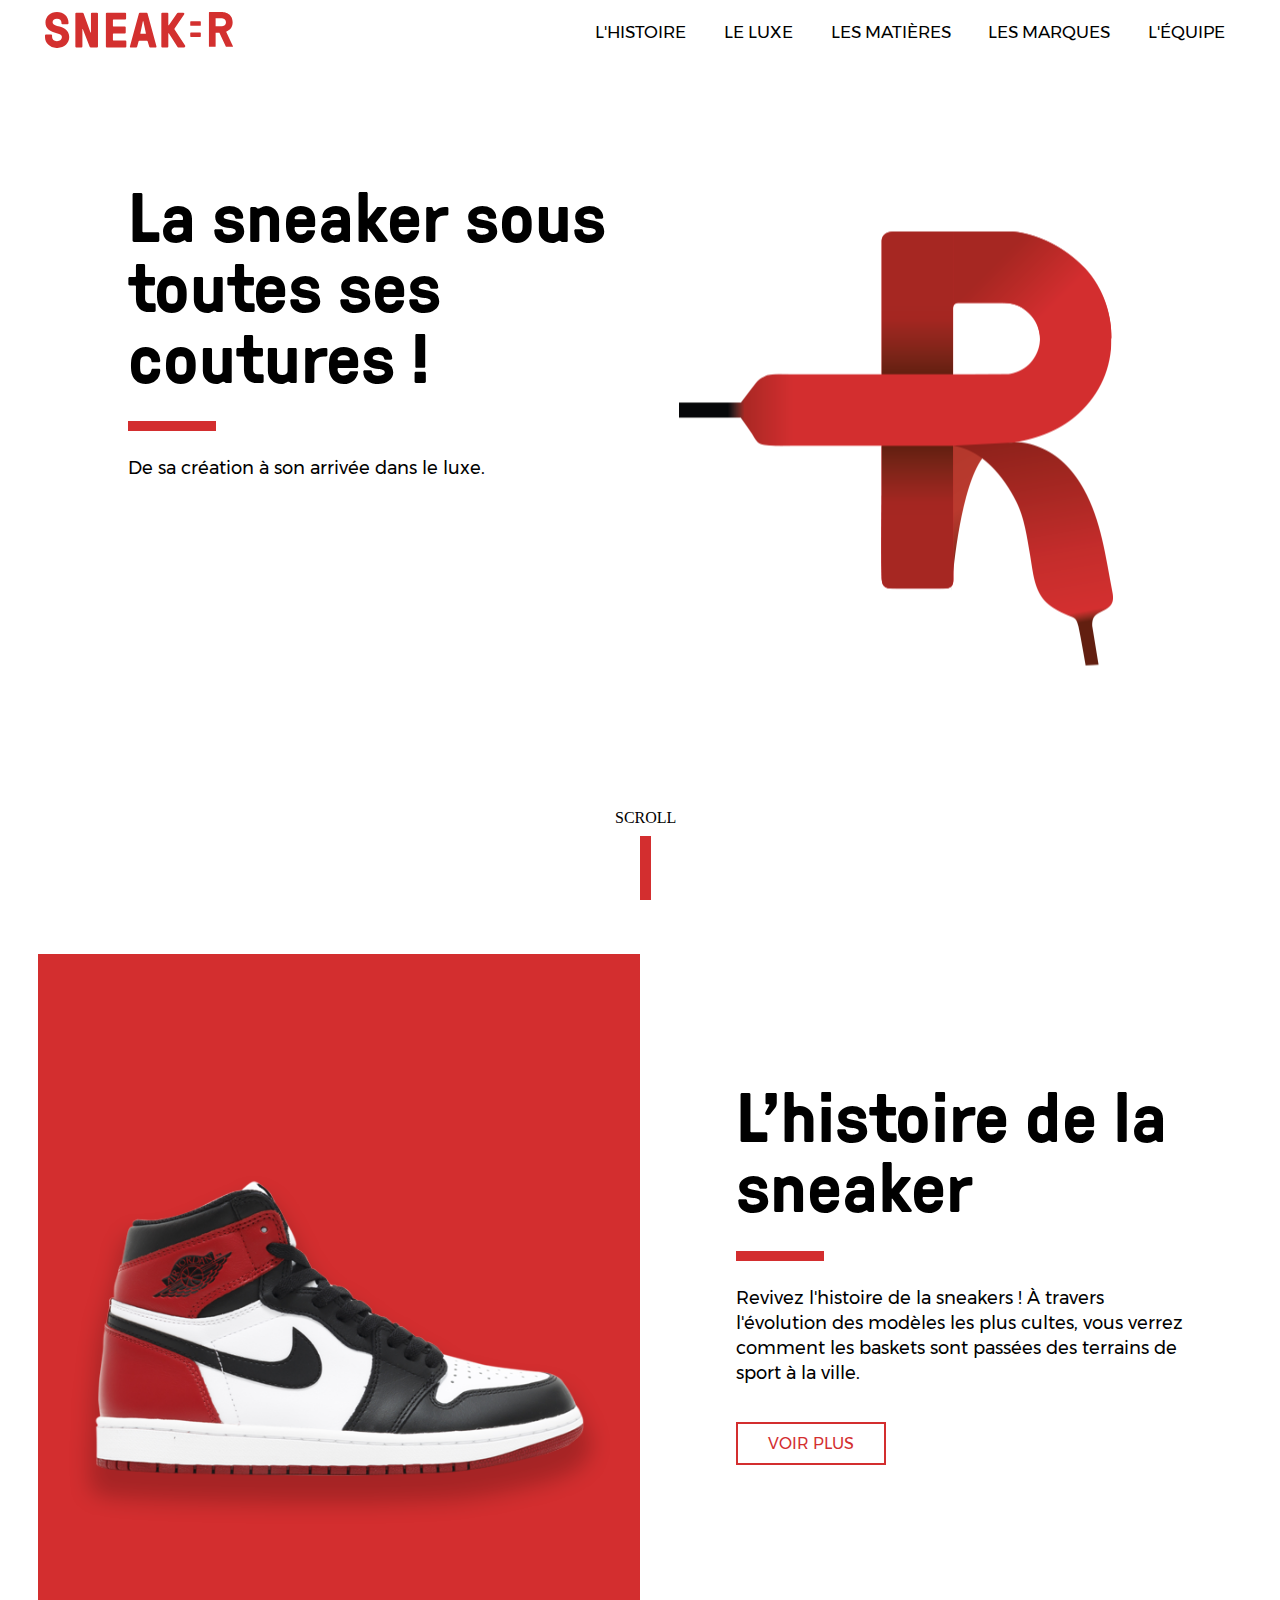
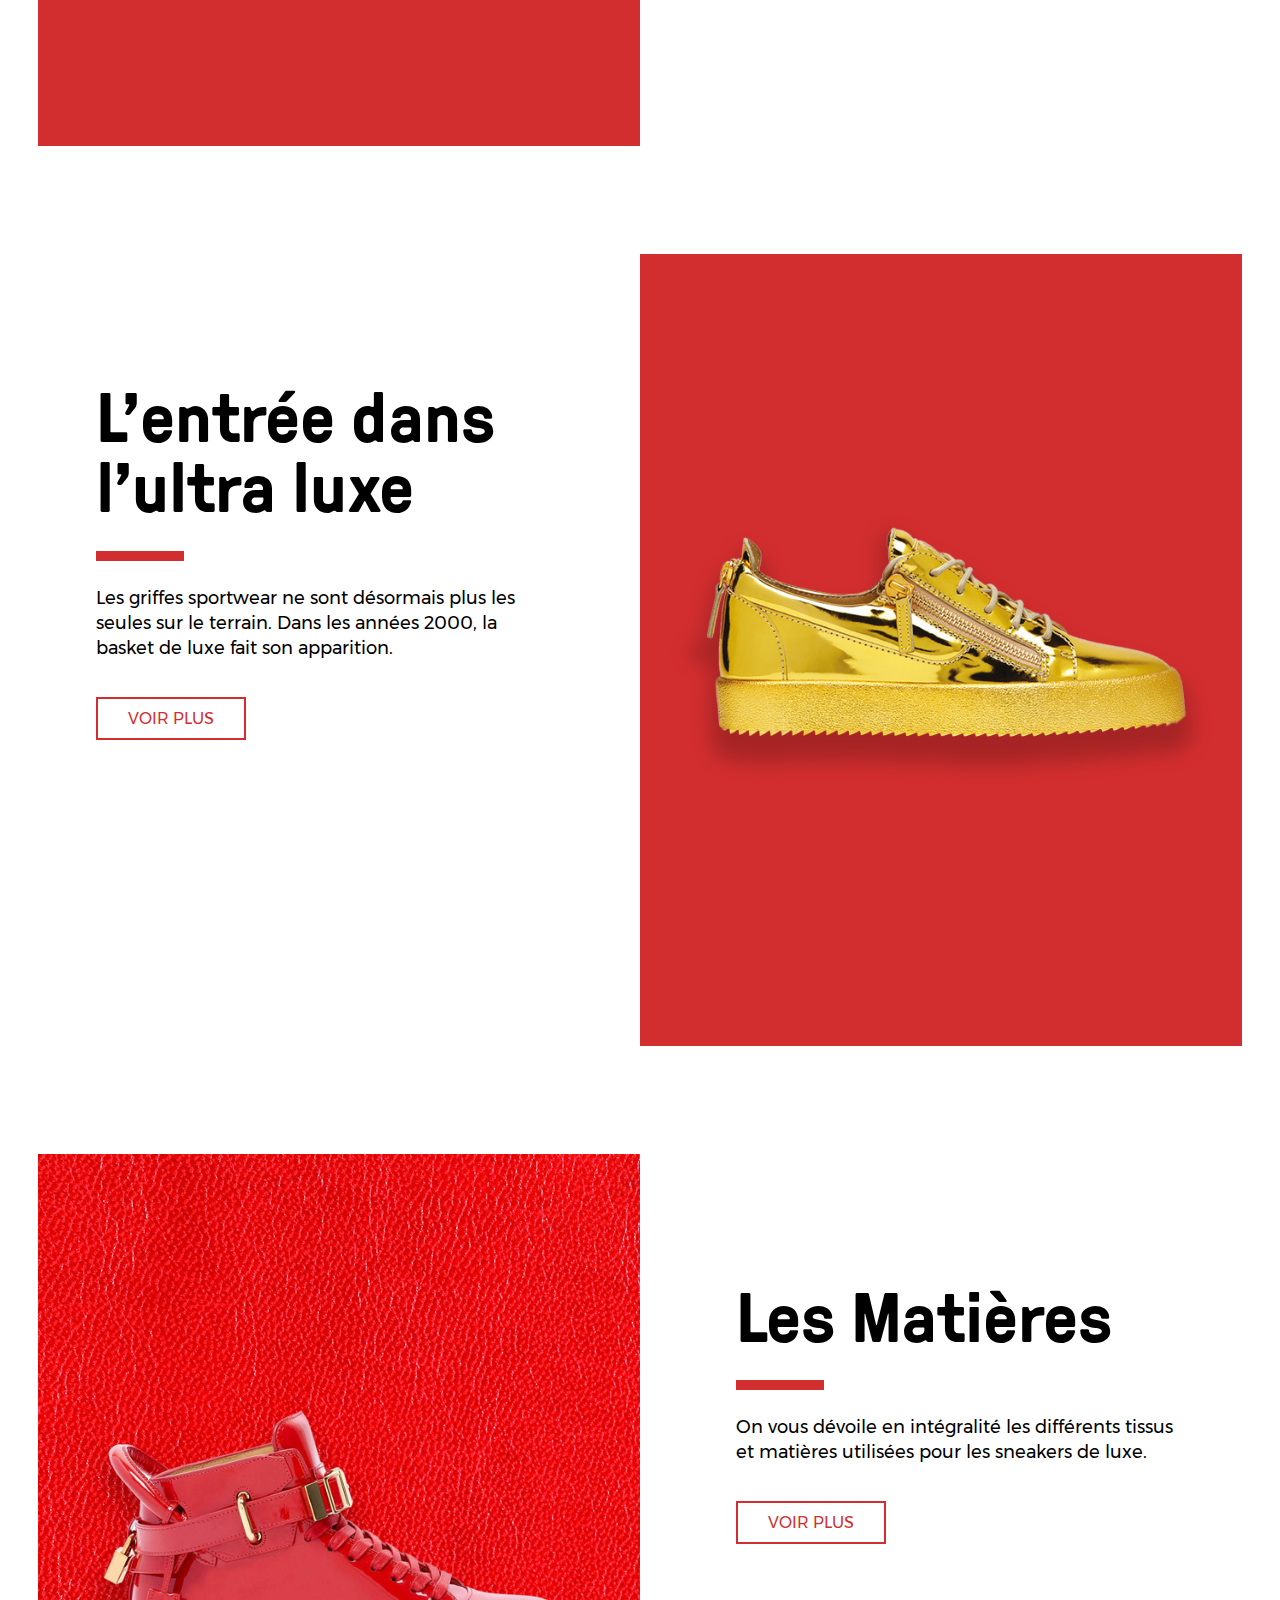
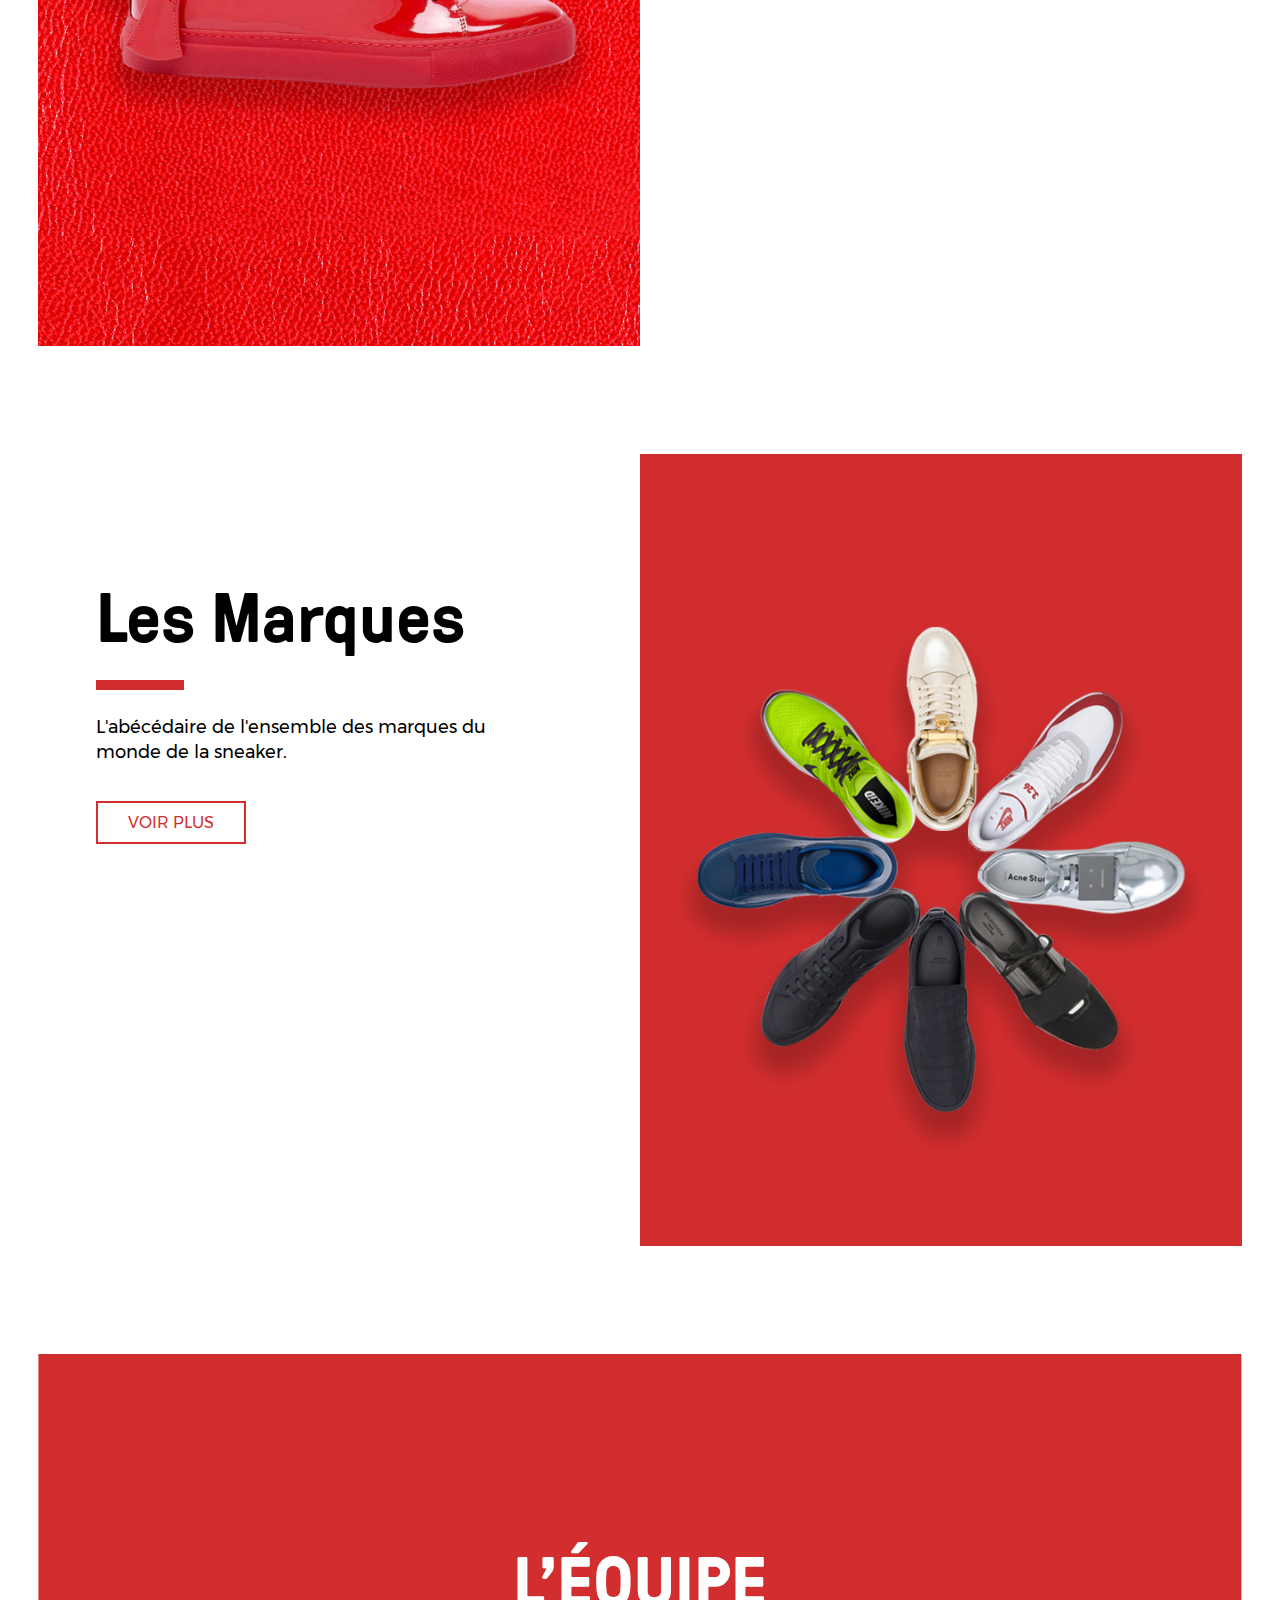
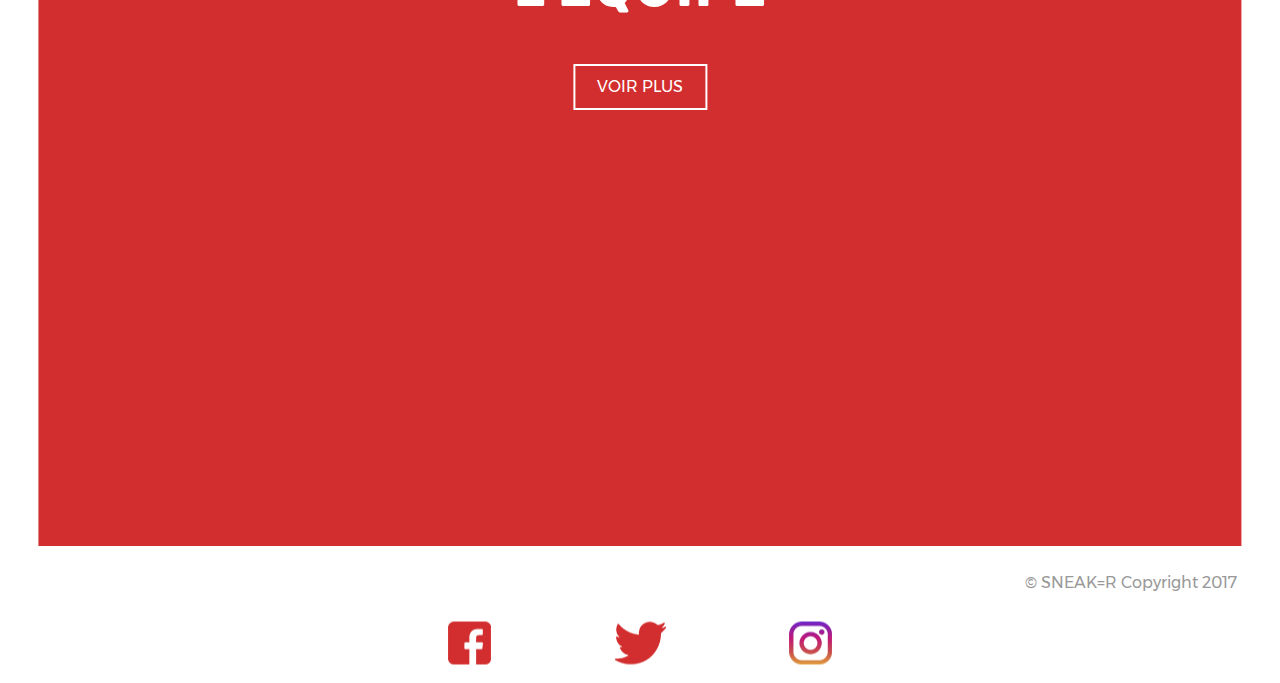
<file: index.html>
<!DOCTYPE html>
<html lang="fr">
<head>
  <meta charset="UTF-8">
  <meta name="viewport" content="width=device-width, initial-scale=1.0">
  <meta http-equiv="X-UA-Compatible" content="ie=edge">
  <title>SNEAK = R, L'histoire de la sneaker dans toute sa splendeur.</title>
  <link rel="stylesheet" href="css/reset.css">
  <link rel="stylesheet" href="css/style.css">
  <link rel="shortcut icon" href="img/favicon.png">
</head>
<body>
  <header class="header">
    <a class="logo-container" href="index.html">
      <img src="img/logo.svg" alt="logo SNEAK = R (cliquez pour revenir à l'accueil">
    </a>
    <nav class="nav">
        <ul class="list --flex">
          <li class="ListItem"><a class="ListItemLink " href="l-histoire.html">L'HISTOIRE</a></li>
          <li class="ListItem"><a class="ListItemLink" href="le-luxe.html">LE LUXE</a></li>
          <li class="ListItem"><a class="ListItemLink" href="les-matieres.html">LES MATIÈRES</a></li>
          <li class="ListItem"><a class="ListItemLink" href="les marques.html">LES MARQUES</a></li>
          <li class="ListItem"><a class="ListItemLink" href="l-equipe.html">L'ÉQUIPE</a></li>
        </ul>
      </nav>
  </header>

<!-- SECTION 1 -->

<section class="section-a">
  <div class="section-box-gauche">
    <div class="accueil-box">
      <h1 class="accueil-title">La sneaker sous toutes ses coutures !</h1>
      <div class="trait-horizontal"></div>
      <p class="texte-p">De sa création à son arrivée dans le luxe.</p>
    </div>
  </div>
  <div class="section-box-droite">
    <div class="logo">
    <img class="accueilLogo" src="img/logo-1.png" alt="Ceci est un autre logo.">

    </div>
    <div class="scroll-box">
      <a class="Scroll" href="#"> SCROLL </a>
      <div class="traitVertical"></div>
    </div>
</section>

<!-- L'HISTOIRE -->
<section class="section-b">
  <div class="rouge">
    <div class="red-box-shoes">
      <img class="histoireLogo" src="img/img_jordan.png" alt="Nike Air Jordan">
    </div>
  </div>
  <div class="section-box-droite">

      <div class="histoire-box">
        <h1 class="accueil-title">L'histoire de la sneaker</h1>
        <div class="trait-horizontal"></div>
        <p class="texte-p">Revivez l'histoire de la sneakers ! À travers l'évolution des modèles les plus cultes, vous verrez comment les baskets sont passées des terrains de sport à la ville.</p>
        <div class="Boutonplus"><a class="VOIRPLUS" href="l-histoire.html">VOIR PLUS</a></div>
      </div>

  </div>
</section>

<!-- LE LUXE -->
<section class="section-a">
  <div class="section-box-gauche">
    <div class="histoire-box">
      <h1 class="accueil-title">L'entrée dans l'ultra luxe</h1>
      <div class="trait-horizontal"></div>
      <p class="texte-p">Les griffes sportwear ne sont désormais plus les seules sur le terrain. Dans les années 2000, la basket de luxe fait son apparition.
      </p>
      <div class="Boutonplus">
        <a class="VOIRPLUS" href="#">
          VOIR PLUS
      </a>
    </div>
  </div>
  </div>
  <!-- // -->
  <div class="rouge">
    <div class="red-box-shoes2">
      <img class="histoireLogo" src="img/buscemi_gold.png" alt="Nike Air Jordan">
      </div>
</section>

<!-- LES MATIERES -->
<section class="section-a">
  <div class="rouge">
    <div class="red-box-shoes3">
      <img class="histoireLogo" src="img/redshoes_noback.png" alt="Nike Air Jordan">
    </div>
  </div>
  <div class="section-box-droite">

      <div class="histoire-box">
        <h1 class="accueil-title">Les Matières</h1>
        <div class="trait-horizontal"></div>
        <p class="texte-p">On vous dévoile en intégralité les différents tissus et matières utilisées pour les sneakers de luxe.</p>
        <div class="Boutonplus"><a class="VOIRPLUS" href="#">VOIR PLUS</a></div>
      </div>

  </div>
</section>

<!-- LES MARQUES -->
<section class="section-a">
  <div class="section-box-gauche">
    <div class="histoire-box">
      <h1 class="accueil-title">Les Marques</h1>
      <div class="trait-horizontal"></div>
      <p class="texte-p">L'abécédaire de l'ensemble des marques du monde de la sneaker.
      </p>
      <div class="Boutonplus">
        <a class="VOIRPLUS" href="/les-marques">
          VOIR PLUS
      </a>
    </div>
  </div>
  </div>
  <!-- // -->
  <div class="rouge">
    <div class="red-box-shoes2">
      <img class="histoireLogo2" src="img/fleurshoes_noback.png" alt="Nike Air Jordan" >
      </div>
</section>

<!-- L'EQUIPE -->
<section class="section-a">
  <div class="l-equipe">
    <div class="l-equipe-box">

      <div class="l-equipe-text-box">
        <h1 class="EquipeTitle">L'ÉQUIPE</h1>
        <a class="VOIRPLUS2 Boutonplus" href="l-equipe.html">VOIR PLUS</a>
      </div>

  </div>
</section>
<div class="copy-box">
    <p class="copyright">© SNEAK=R Copyright 2017</p></div>
<footer>

  <ul class="rs-box">
    <li class="rs"><a href="#"><img src="img/facebook.png" alt="icone lien vers facebook"></a></li>
    <li class="rs"><a href="#"><img src="img/twitter.png" alt="icone lien vers tweeter"></a></li>
    <li class="rs"><a href="#"><img src="img/instagram.png" alt="icone lien vers instagram"></a></li>
    </ul

</footer>
</body>
</html>
</file>
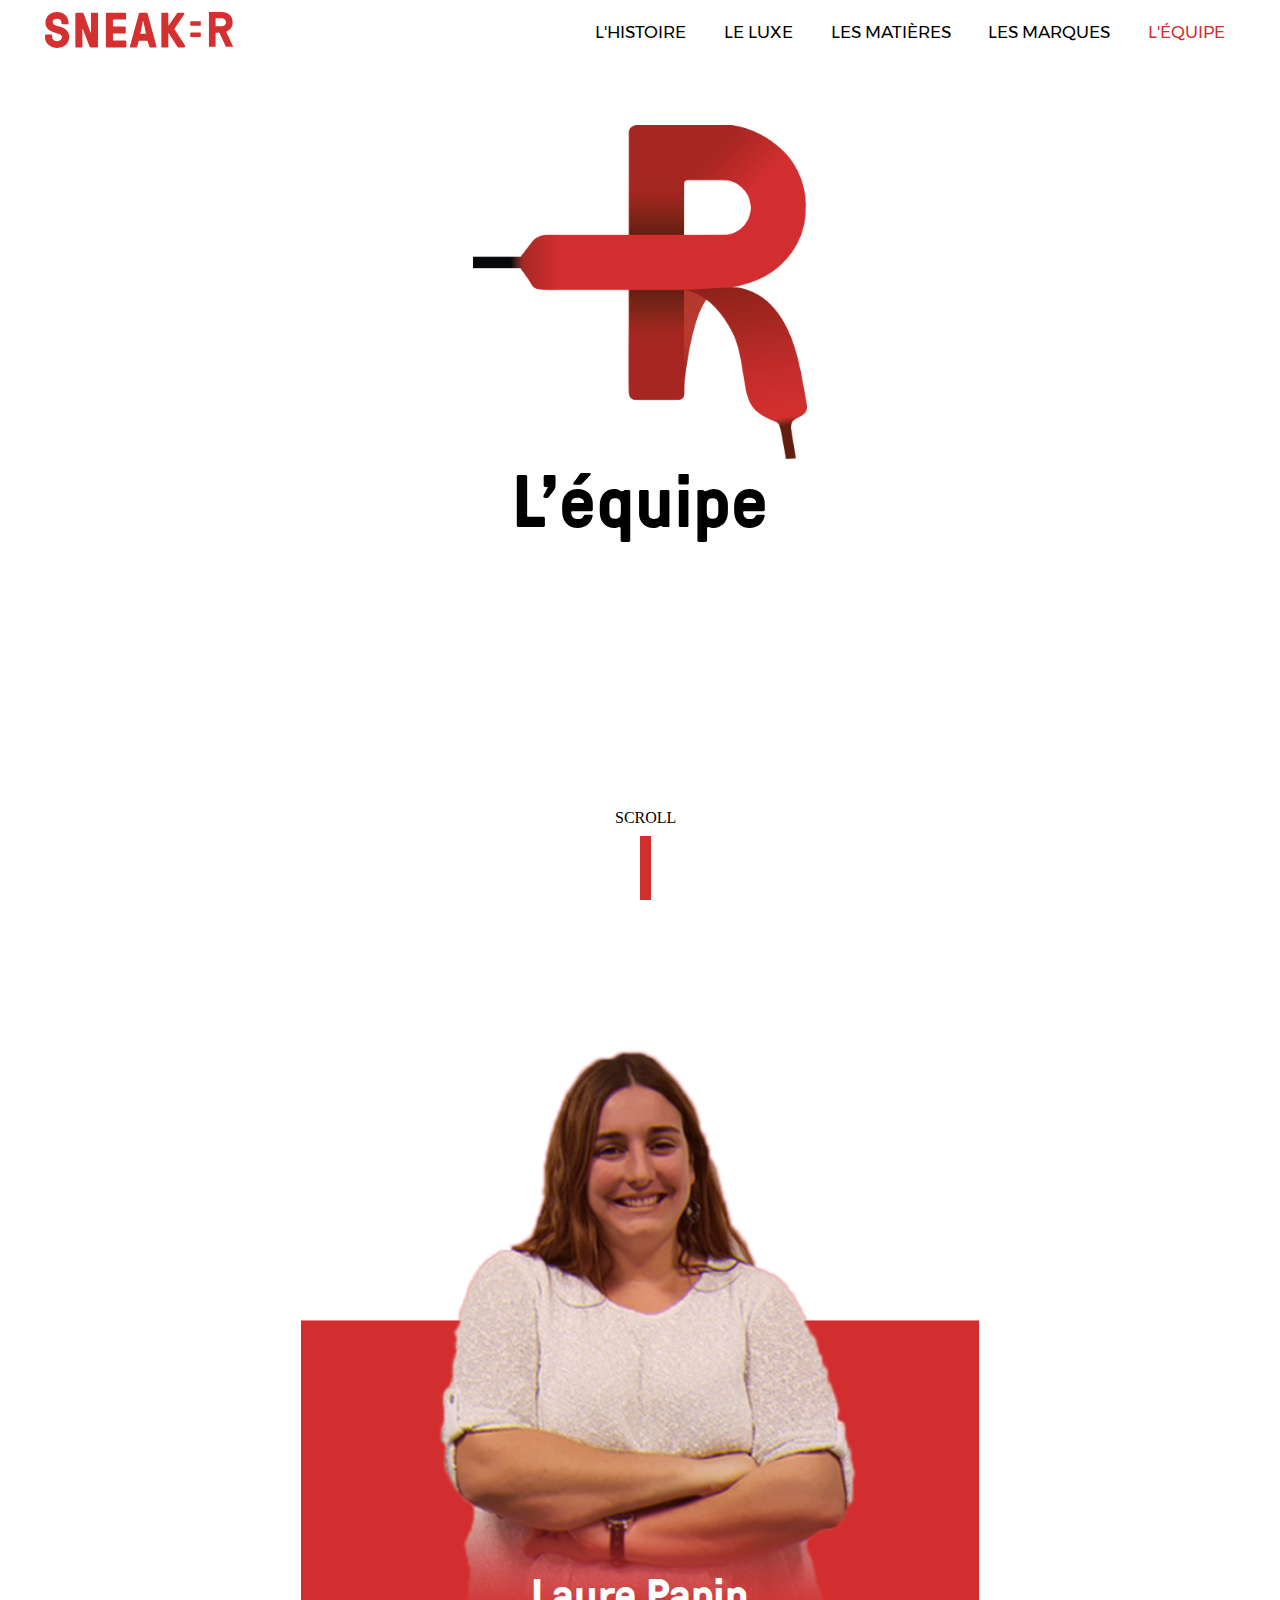
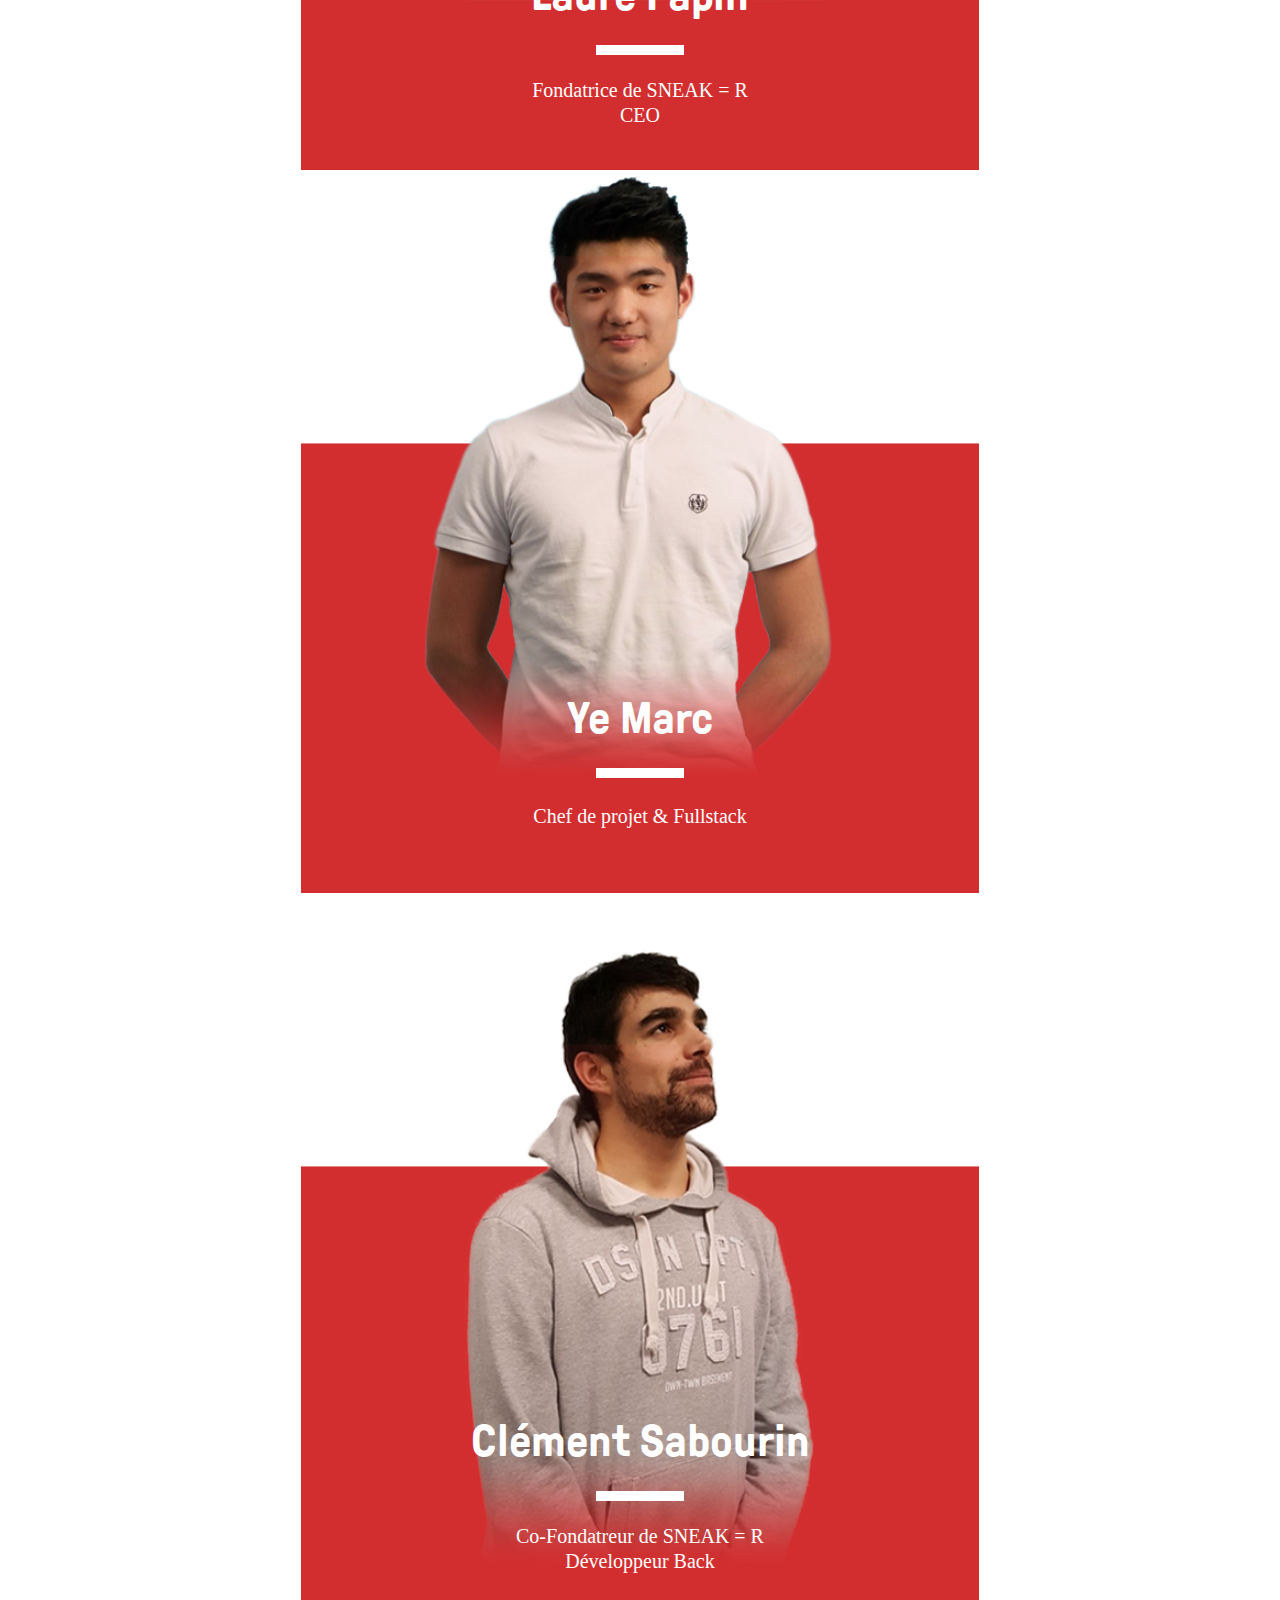
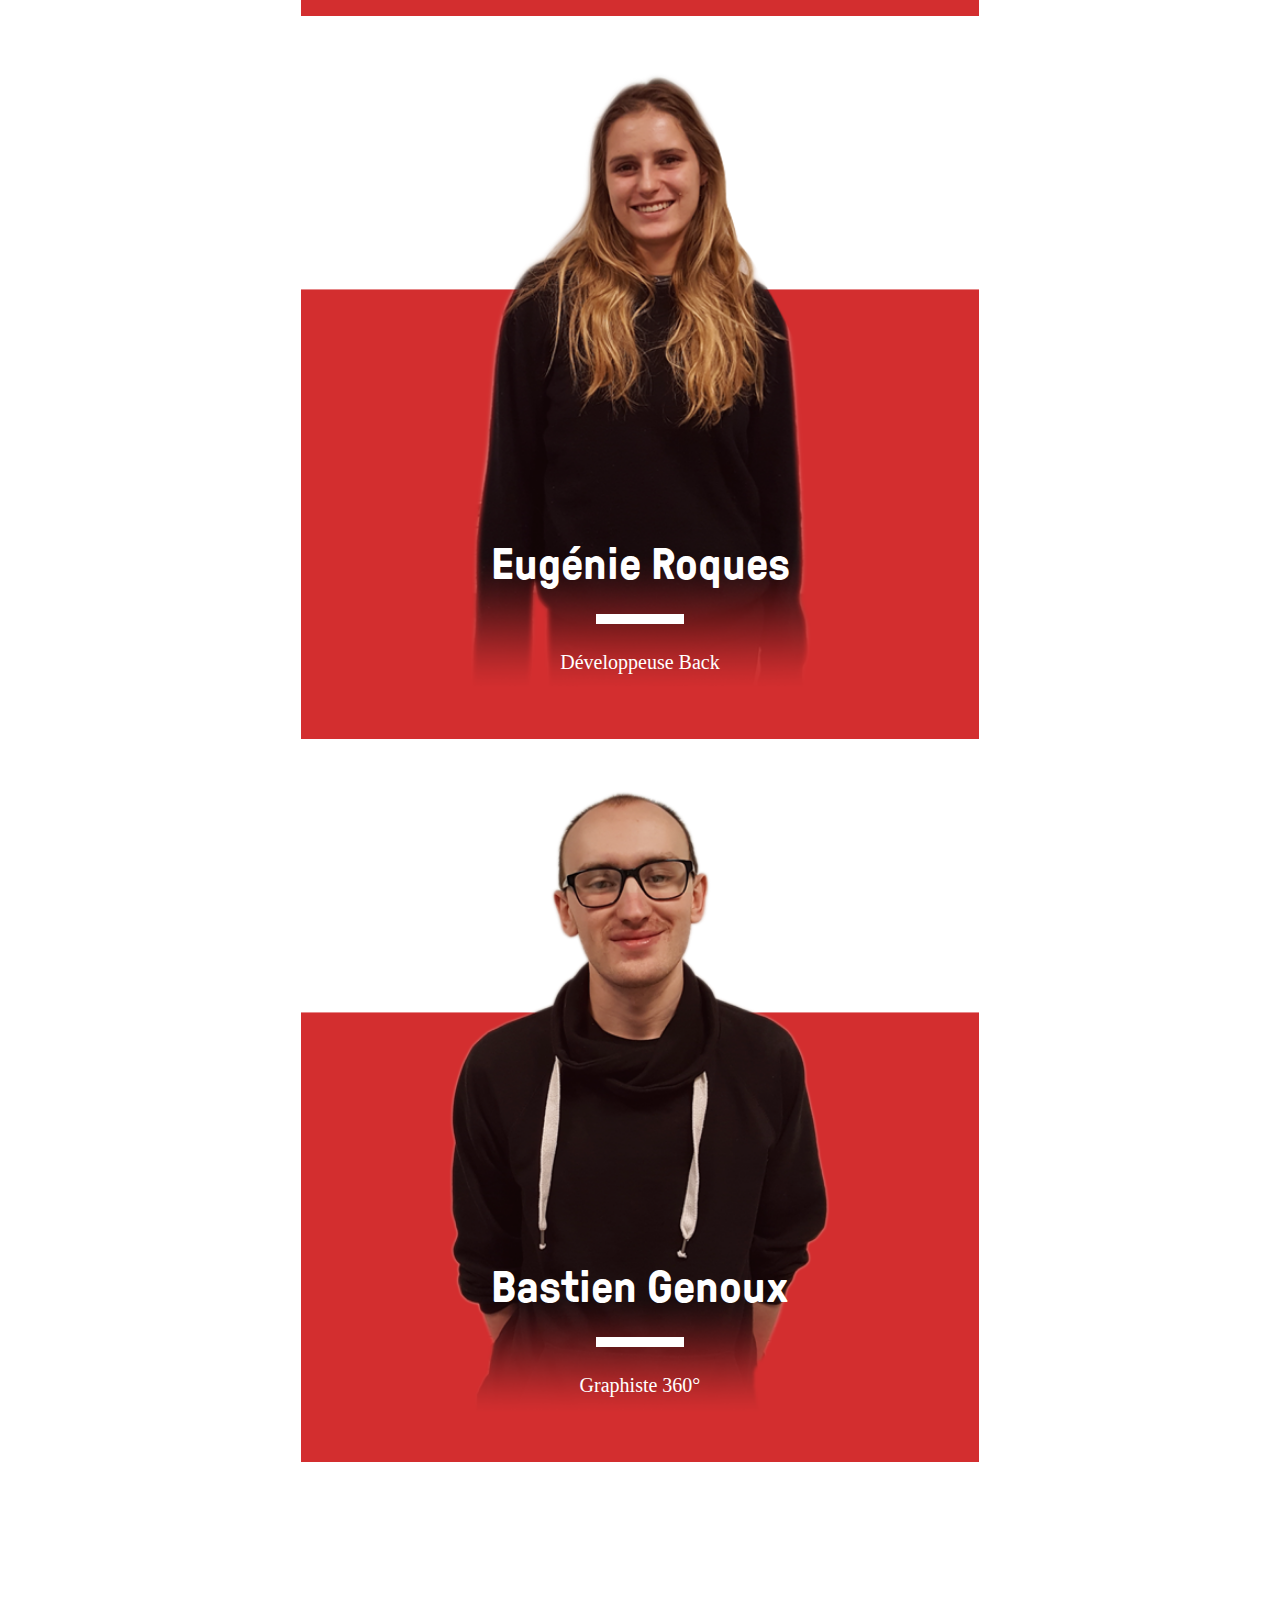
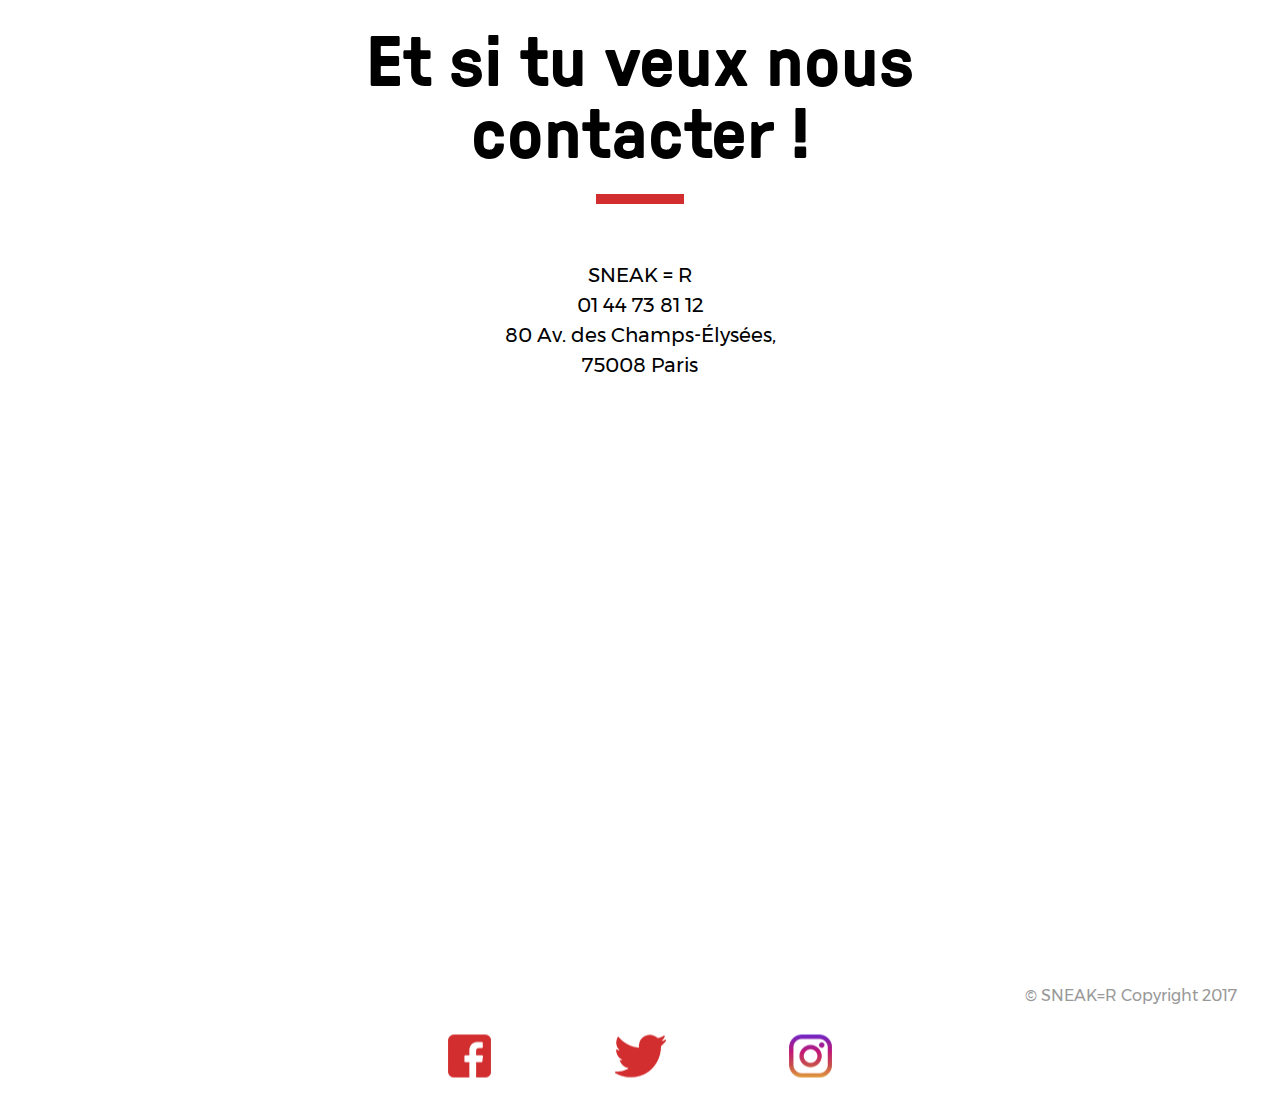
<file: l-equipe.html>
<!DOCTYPE html>
<html lang="fr">

<head>
  <meta charset="UTF-8">
  <meta name="viewport" content="width=device-width, initial-scale=1.0">
  <meta http-equiv="X-UA-Compatible" content="ie=edge">
  <title>SNEAK = R, L'histoire de la sneaker dans toute sa splendeur.</title>
  <link rel="stylesheet" href="css/reset.css">
  <link rel="stylesheet" href="css/style.css">
  <link rel="shortcut icon" href="img/favicon.png">
</head>

<body>
  <header class="header">
    <a class="logo-container" href="index.html">
      <img src="img/logo.svg" alt="logo SNEAK = R (cliquez pour revenir à l'accueil">
    </a>
    <nav class="nav">
      <ul class="list --flex">
        <li class="ListItem"><a class="ListItemLink" href="l-histoire.html">L'HISTOIRE</a></li>
        <li class="ListItem"><a class="ListItemLink" href="le-luxe.html">LE LUXE</a></li>
        <li class="ListItem"><a class="ListItemLink" href="les-matieres.html">LES MATIÈRES</a></li>
        <li class="ListItem"><a class="ListItemLink" href="les marques.html">LES MARQUES</a></li>
        <li class="ListItem"><a class="ListItemLink active" href="l-equipe.html">L'ÉQUIPE</a></li>
      </ul>
    </nav>
  </header>

  <!--  SECTION 1 --->
  <section class="section-d">
    <a href="#">
      <div class="R">
        <img class="logoR" src="img/logo-1.png" alt="C'est le logo"></div>
    </a>
    <h1 class="equipeTXT">L'équipe</h1>

    <div class="scroll-box2">
      <a class="Scroll" href="#"> SCROLL </a>
      <div class="traitVertical"></div>
    </div>
  </section>
  <!-- SECTION 2  --->
  <section class="team">
    <div class="containerTeam">
      <div class="laure">
        <img class="teamImg" src="img/laure.png" alt="Papin Laure">
        <p class="nametxt">Laure Papin</p>
        <div class="traitHorizontal "></div>
        <p class="decriptionTeam double-text">Fondatrice de SNEAK = R <br> CEO</p>
      </div>
      <div class="marc">
        <img class="teamImg" src="img/marc.png" alt="Ye Marc">
        <p class="nametxt">Ye Marc</p>
        <div class="traitHorizontal"></div>
        <p class="decriptionTeam">Chef de projet &amp; Fullstack</p>
      </div>
      <div class="clement">
        <img class="teamImg" src="img/clement.png" alt="Sabourin Clément ">
        <p class="nametxt">Clément Sabourin</p>
        <div class="traitHorizontal"></div>
        <p class="decriptionTeam double-text">Co-Fondatreur de SNEAK = R <br> Développeur Back</p>
      </div>
      <div class="euge">
        <img class="teamImg" src="img/euge.png" alt="Roques Eugénie">
        <p class="nametxt">Eugénie Roques</p>
        <div class="traitHorizontal"></div>
        <p class="decriptionTeam">Développeuse Back</p>
      </div>
      <div class="bastien">
        <img class="teamImg" src="img/bastien.png" alt="Genoux Bastien">
        <p class="nametxt">Bastien Genoux</p>
        <div class="traitHorizontal"></div>
        <p class="decriptionTeam">Graphiste 360°</p>
      </div>
    </div>
  </section>

  <section class="contact">
    <h1 class="contactTxt">Et si tu veux nous contacter !</h1>
    <div class="traitHorizontalRed"></div>
    <p class="adresse"><b>SNEAK = R<br>01 44 73 81 12<br>80 Av. des Champs-Élysées,<br>75008 Paris</b></p>
    <iframe src="https://www.google.com/maps/embed?pb=!1m18!1m12!1m3!1d2624.3061579585387!2d2.301223515492533!3d48.8714398792887!2m3!1f0!2f0!3f0!3m2!1i1024!2i768!4f13.1!3m3!1m2!1s0x47e66fc3ca55455f%3A0xfd13991aa71be89d!2s80+Av.+des+Champs-%C3%89lys%C3%A9es%2C+75008+Paris-8E-Arrondissement!5e0!3m2!1sfr!2sfr!4v1510734026731"
      width="100%" height="550px" frameborder="0" style="border:0" allowfullscreen></iframe>
  </section>

  <!-- FOOTER -->
  <div class="copy-box copybaisse2">
    <p class="copyright">© SNEAK=R Copyright 2017</p>
  </div>
  <footer>

    <ul class="rs-box">
      <li class="rs"><a href="#"><img src="img/facebook.png" alt="icone lien vers facebook"></a></li>
      <li class="rs"><a href="#"><img src="img/twitter.png" alt="icone lien vers tweeter"></a></li>
      <li class="rs"><a href="#"><img src="img/instagram.png" alt="icone lien vers instagram"></a></li>
    </ul </footer>

</body>
</file>
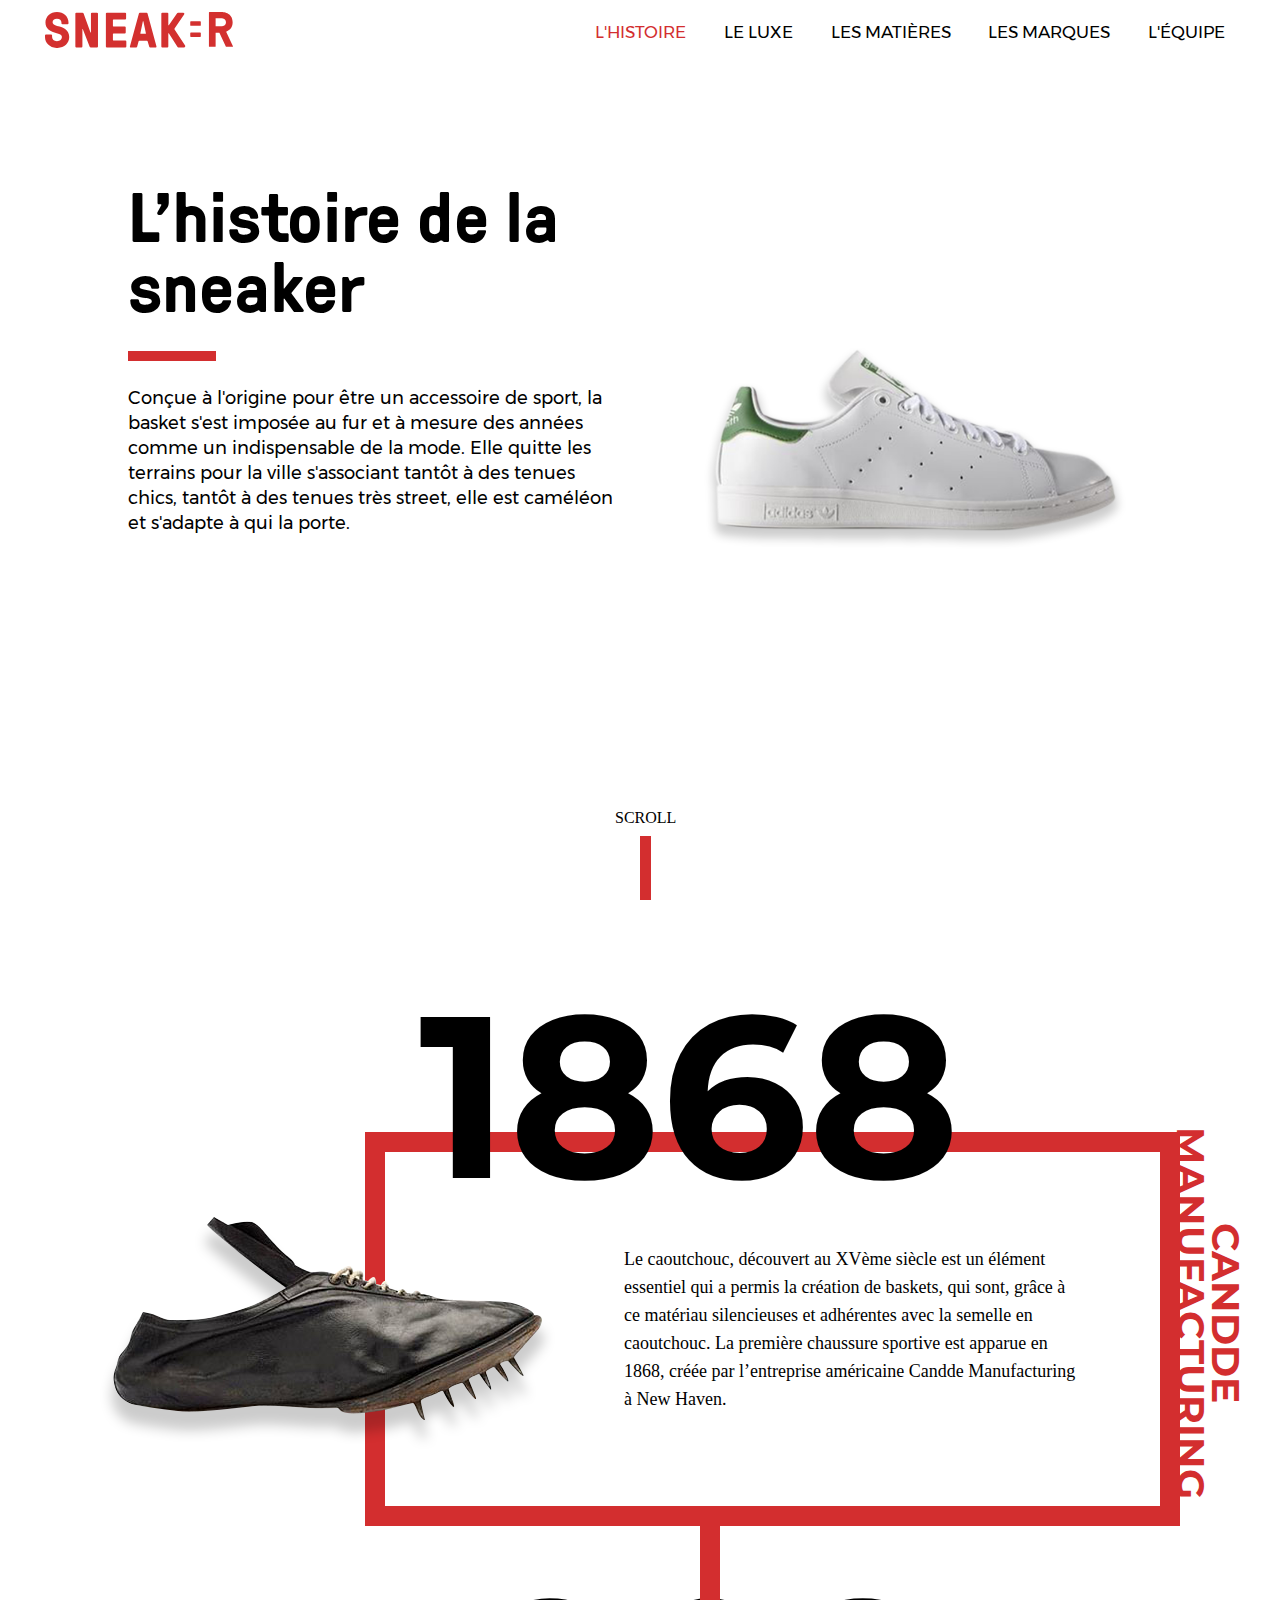
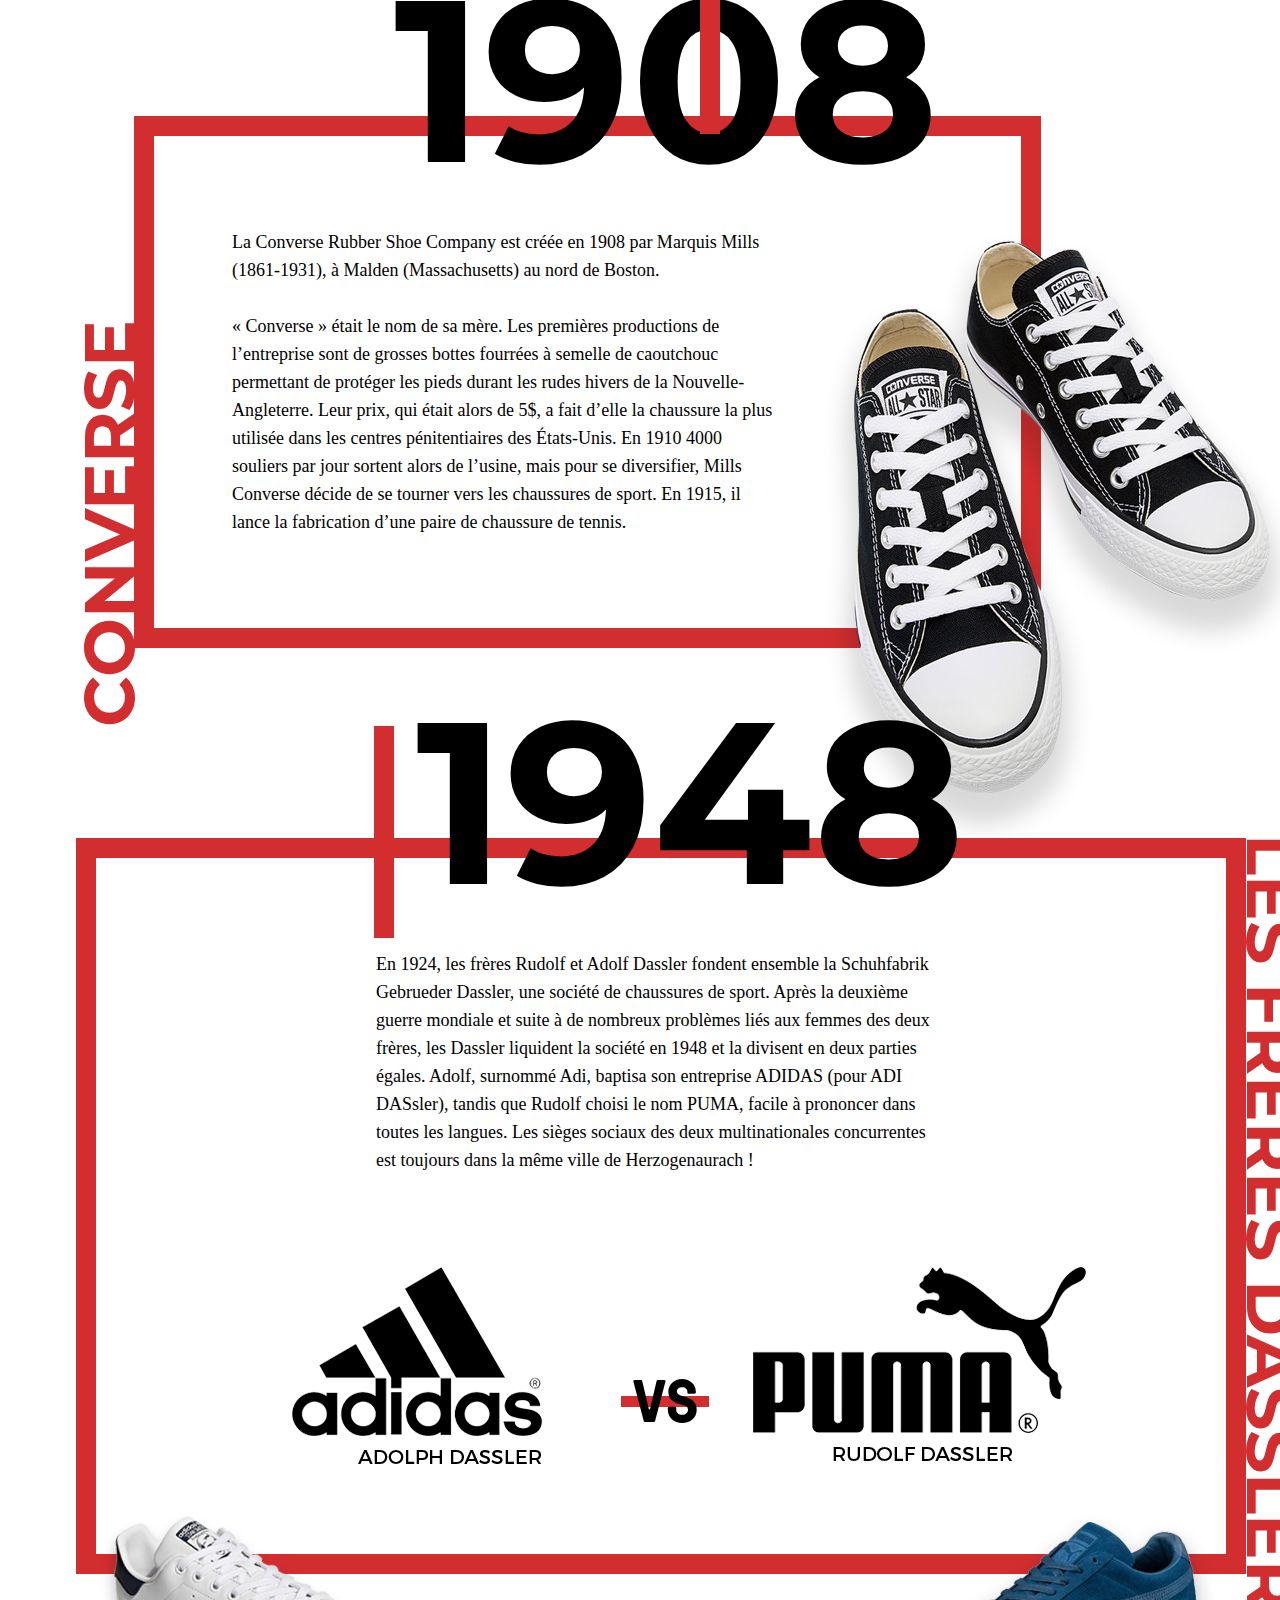
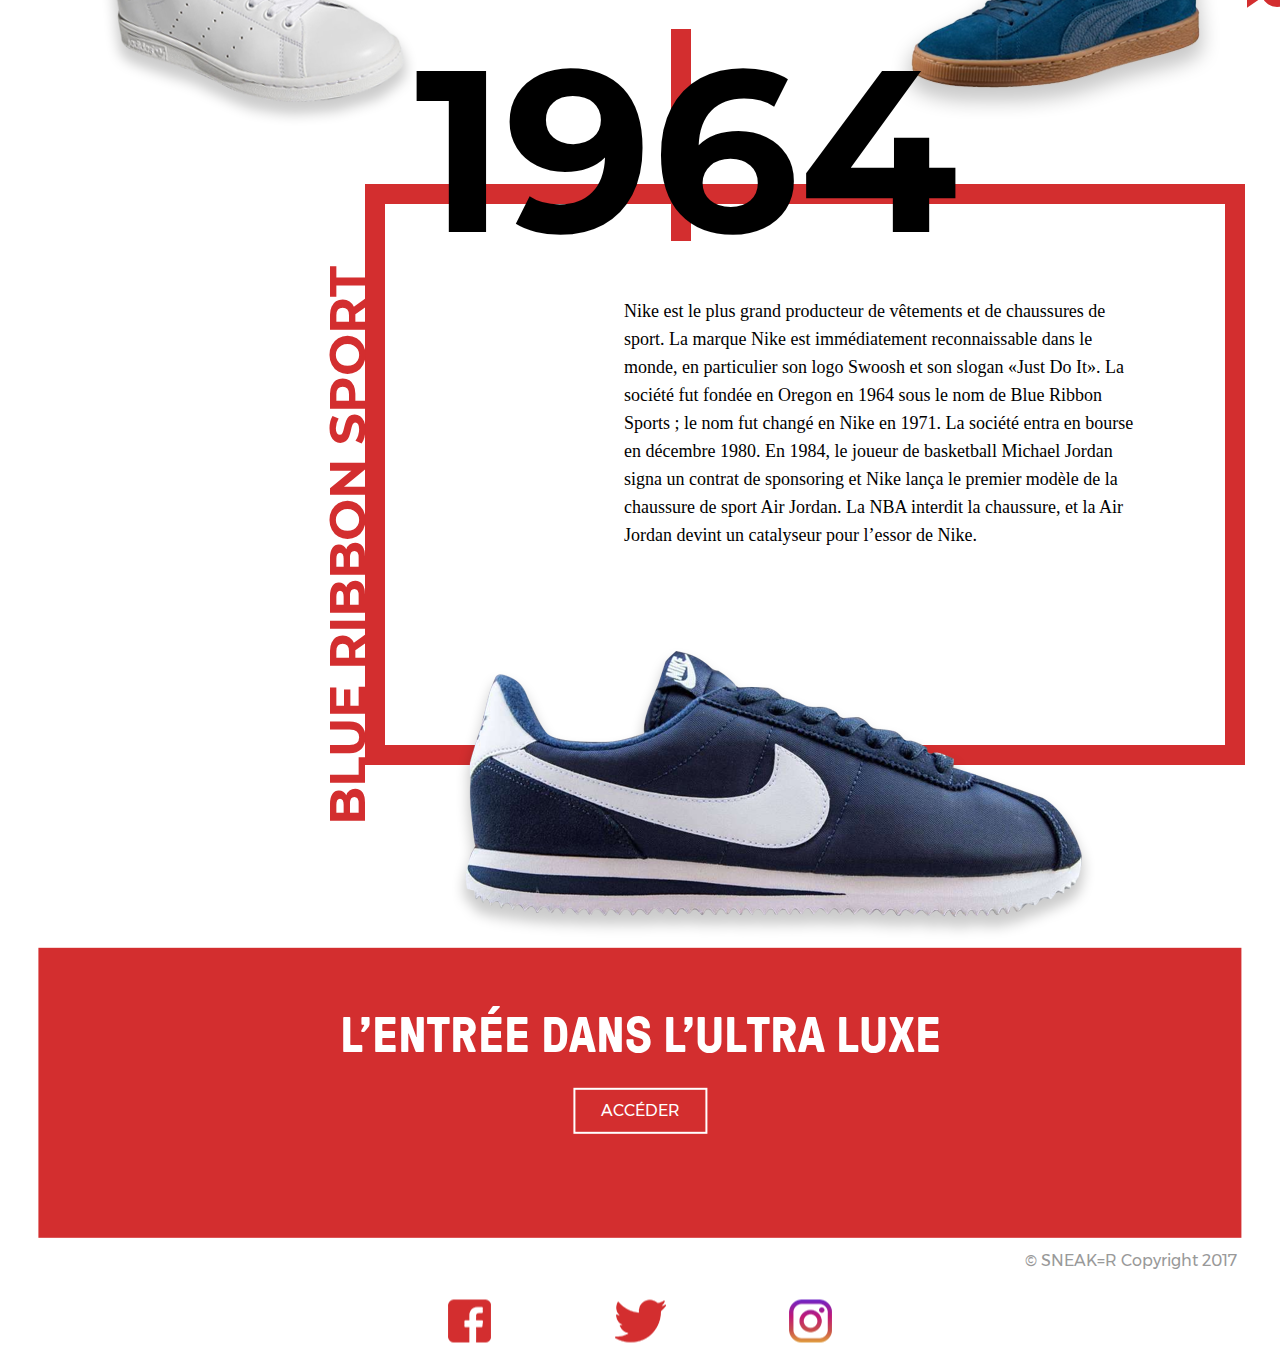
<file: l-histoire.html>
<!DOCTYPE html>
<html lang="fr">
<head>
  <meta charset="UTF-8">
  <meta name="viewport" content="width=device-width, initial-scale=1.0">
  <meta http-equiv="X-UA-Compatible" content="ie=edge">
  <title>SNEAK = R, L'histoire de la sneaker dans toute sa splendeur.</title>
  <link rel="stylesheet" href="css/reset.css">
  <link rel="stylesheet" href="css/style.css">
  <link rel="shortcut icon" href="img/favicon.png">
</head>
<body>
  <header class="header">
    <a class="logo-container" href="index.html">
      <img src="img/logo.svg" alt="logo SNEAK = R (cliquez pour revenir à l'accueil">
    </a>
    <nav class="nav">
        <ul class="list --flex">
          <li class="ListItem"><a class="ListItemLink active" href="l-histoire.html">L'HISTOIRE</a></li>
          <li class="ListItem"><a class="ListItemLink" href="le-luxe.html">LE LUXE</a></li>
          <li class="ListItem"><a class="ListItemLink" href="les-matieres.html">LES MATIÈRES</a></li>
          <li class="ListItem"><a class="ListItemLink" href="les marques.html">LES MARQUES</a></li>
          <li class="ListItem"><a class="ListItemLink" href="l-equipe.html">L'ÉQUIPE</a></li>
        </ul>
      </nav>
  </header>

<!--   SECTION 1   -->
  <section class="section-a">
    <div class="section-box-gauche">
      <div class="accueil-box">
        <h1 class="accueil-title">L'histoire de la sneaker</h1>
        <div class="trait-horizontal"></div>
        <p class="texte-p">Conçue à l'origine pour être un accessoire de sport,
        la basket s'est imposée au fur et à
        mesure des années comme un indispensable
        de la mode. Elle quitte les terrains pour la ville
        s'associant tantôt à des tenues chics, tantôt à
        des tenues très street, elle est caméléon et
        s'adapte à qui la porte.</p>
      </div>
    </div>
    <div class="section-box-droite">
      <div class="logo">
      <img class="accueilLogo2" src="img/historyShoes.png" alt="Chaussure Stan Smith">

      </div>
      <div class="scroll-box">
        <a class="Scroll" href="#"> SCROLL </a>
        <div class="traitVertical"></div>
      </div>
  </section>

<!--   SECTION 2   -->
<section class="mainContent">
  <div class="container --flex">
    <div class="rectangle">
        Le caoutchouc, découvert au XVème siècle est un élément essentiel qui a
        permis la création de baskets, qui sont, grâce à ce matériau silencieuses
        et adhérentes avec la semelle en caoutchouc. La première chaussure sportive
        est apparue en 1868, créée par l’entreprise américaine Candde Manufacturing à New Haven.
        <div class="date1">
          <p><b class="date-text">1868</b></p>
        </div>
        <div class="verticalText1">
          <p><b>candde<br />manufacturing</b></p>
        </div>
        <div class="imgContainer1">
          <img src="img/historyShoes2.png" alt="C'est une chaussure">
        </div>
        <div>
          <div class="traitVertical2"></div>
        </div>
    </div>
  </div>


  <div class="rectangle2">
    La <b>Converse Rubber Shoe Company</b> est créée en 1908 par Marquis Mills (1861-1931),
    à  Malden (Massachusetts) au nord de Boston.<br><br>


    « Converse » était le nom de sa mère. Les premières productions de l’entreprise
    sont de grosses bottes fourrées à semelle de caoutchouc permettant de protéger
    les pieds durant les rudes hivers de la Nouvelle-Angleterre. Leur prix, qui était
    alors de 5$, a fait d’elle la chaussure la plus utilisée dans les centres
    pénitentiaires des États-Unis. En 1910 4000 souliers par jour sortent alors de
    l’usine, mais pour se diversifier, Mills Converse décide de se tourner vers les
    chaussures de sport. En 1915, il lance la fabrication d’une paire de chaussure de tennis.
    <div class="date2">
      <p><b class="date-text">1908</b></p>
    </div>
    <div class="verticalText2">
      <p><b>converse</b></p>
    </div>
    <div class="imgContainer2">
      <img src="img/historyConverse.png" alt="C'est une chaussure">
    </div>
    <div>
      <div class="traitVertical3"></div>
    </div>
  </div>

  <div class="rectangle3">
    En 1924, les frères Rudolf et Adolf Dassler fondent ensemble la Schuhfabrik
    Gebrueder Dassler, une société de chaussures de sport. Après la deuxième guerre
    mondiale et suite à de nombreux problèmes liés aux femmes des deux frères, les
    Dassler liquident la société en 1948 et la divisent en deux parties égales. Adolf,
    surnommé Adi, baptisa son entreprise ADIDAS (pour ADI  DASsler), tandis que Rudolf
    choisi le nom PUMA, facile à prononcer dans toutes les langues. Les sièges sociaux
    des deux multinationales concurrentes est toujours dans la même ville de Herzogenaurach !
    <div class="date4">
      <p><b class="date-text">1948</b></p>
    </div>
    <div class="adidasLogo">
      <img src="img/adidas.png" alt="Adidas">
    </div>
    <div class="vs">
      <span>VS</span>
    </div>
    <div class="barreVS"></div>
    <div class="pumaLogo">
      <img src="img/puma.png" alt="Puma">
    </div>
    <div class="verticalText3">
      <p><b>les frères dassler</b></p>
    </div>
    <div class="imgContainer3">
      <img src="img/historyShoes3.png" alt="Stan">
    </div>
    <div class="imgContainer4">
      <img src="img/historyShoes4.png" alt="Puma">
    </div>
    <div class="traitVertical4"></div>
  </div>

  <div class="rectangle4">
      <b>Nike</b> est le plus grand producteur de vêtements et de chaussures de sport.
      La marque Nike est immédiatement reconnaissable dans le monde, en particulier
      son logo Swoosh et son slogan «Just Do It». La société fut fondée en Oregon en
      1964 sous le nom de Blue Ribbon Sports ; le nom fut changé en Nike en 1971.
      La société entra en bourse en décembre 1980.

      En 1984, le joueur de basketball Michael Jordan signa un contrat de sponsoring
      et Nike lança le premier modèle de la chaussure de sport Air Jordan. La NBA
      interdit la chaussure, et la Air Jordan devint un catalyseur pour l’essor de Nike.
      <div class="date3">
        <p><b class="date-text">1964</b></p>
      </div>
      <div class="verticalText4">
        <p><b>blue ribbon sport</b></p>
      </div>
      <div class="imgContainer5">
        <img src="img/historyNikeBlue.png" alt="Nike">
      </div>
  </div>
</section>
<section class="section-c">
  <div class="luxe-box">
    <div class="l-equipe-box">

      <div class="l-equipe-text-box">
        <h1 class="leluxeTitle">l'entrée dans l'ultra luxe</h1>
        <a class="VOIRPLUS2 Boutonplus2" href="/le-luxe">ACCÉDER</a>
      </div>
</section>
<!-- FOOTER -->
<div class="copy-box copybaisse">
    <p class="copyright">© SNEAK=R Copyright 2017</p></div>
<footer>

  <ul class="rs-box">
    <li class="rs"><a href="#"><img src="img/facebook.png" alt="icone lien vers facebook"></a></li>
    <li class="rs"><a href="#"><img src="img/twitter.png" alt="icone lien vers tweeter"></a></li>
    <li class="rs"><a href="#"><img src="img/instagram.png" alt="icone lien vers instagram"></a></li>
    </ul

</footer>

</body>
</file>
<file: css/style.css>
/*------------------------
        @FONT-FACE
--------------------------*/

@font-face {
  font-family: "montserrat-r";
  src: url(../font/Montserrat-Regular.ttf)
}

@font-face {
  font-family: montserrat-b;
  src:url(../font/Montserrat-Bold.ttf);
}

@font-face {
  font-family: "gt-pressura";
  src: url(../font/gt-pressura.otf)
}
/* ----------------------
         HEADER
-------------------------*/

.header {
  height: 60px;
  width: 100%;
  position: fixed;
  z-index: 10000;
  background-color: white
}

.logo-container {
  display: inline-block;
  padding-top: 12px;
  margin-left: 45px;
  width: 188px;
  float: left;
}

.nav {
  margin-top: 24px;
  width: 650px;
  float: right;
  margin-right: 45px
}

.--flex {
  display: flex;
  justify-content: space-between;
  align-items: center;
}

.ListItem {
  display: inline-block;
  margin: 0 10px;
  font-size: 17px;
}

.ListItemLink {
  color: black;
  border-bottom: 3px solid #fff;
  transition: 0.3s ease;
  text-decoration: none;
  font-family: montserrat-r;
}

.ListItemLink:hover {
  border-bottom: 3px solid #d32e2f;

}
.active{
  color: #d32e2f;
}

/*---------------------PAGE 1 HOME PAGE----------------------*/

.section-a {
  width: 100%;
  height: 100vh;
  display: flex;
  flex-wrap: wrap;
  flex-direction: row;
  justify-content: space-between;
}
.section-b {
  width: 100%;
  height: 100vh;
  display: flex;
  flex-wrap: wrap;
  flex-direction: row;
  justify-content: space-between;
}



.accueil-title{
  padding-top: 180px;
  font-family: gt-pressura;
  color: black;
  font-size: 5.5vw;
}


.section-box-gauche{
  text-align: left;
  width: 50%;
  position: relative;
}



.section-box-droite {
  width: 50%;
  position: relative;
}

.texte-p{
font-family: montserrat-r;
font-size: 18px;
margin-top: 25px;
line-height: 25px;

}
.logo{
  position: absolute;
  left: 40%;
  top:50%;
  transform: translate(-50%, -50%);
}

.accueilLogo {
  width: 434px;
  height: 434px;
}

.accueil-box {
  padding-left: 20%;
}

.scroll-box {
  position: absolute;
  left: 0;
  bottom: 0
}
.trait-horizontal {
  height: 10px;
  width: 88px;
  background-color: #d32e2f;
  margin-top: 30px;
}

.Scroll {
  cursor: pointer;
  color: black;
  margin-left: -25px;
  text-decoration: none;
  font-family: montserrat
}

.traitVertical {
  margin-top: 10px;
  height: 64px;
  width: 11px;
  background-color: #d32e2f;
}

/*-------------------------*/

.rouge{
  text-align: left;
  width: 50%;
  position: relative;

}


.section-box-droite{
  width: 50%;
  position: relative;
}

.histoire-box{margin-left: 15%;
max-width: 450px}
.accueil-box{
max-width: 500px}

.red-box-shoes {
  width: 94%;
  height: 88%;
  background-color: #d32e2f;
  position: absolute;
  right: 0;
  top: 50%;
  transform: translate(0, -50%);
}

.red-box-shoes2 {
  width: 94%;
  height: 88%;
  background-color: #d32e2f;
  position: absolute;
  right: left;
  top: 50%;
  transform: translate(0, -50%);
}

.red-box-shoes3 {
  width: 94%;
  height: 88%;
  background-image: url(../img/croco.jpg);
  position: absolute;
  right: 0;
  top: 50%;
  transform: translate(0, -50%);
}

.histoireLogo{
  position: absolute;
  left: 50%;
  top: 50%;
  transform: translate(-50%, -50%);
  width: 90%;
}
.histoireLogo2{
  position: absolute;
  left: 50%;
  top: 55%;
  transform: translate(-50%, -50%);
  width: 90%;
}

.l-equipe{width: 100%;
height: 100vh;
position: relative;}

.l-equipe-box{width: 94%;
height: 88%;
background-color: #d32e2f;
position: absolute;
left: 50%;
top: 50%;
transform: translate(-50%, -50%);
}

.EquipeTitle{
  font-family: gt-pressura;
  font-size: 70px;
  color: white;
  text-align: center;
  margin-top: 190px;
}

.VOIRPLUS2 {
  display: block;
  width: 90px;
  padding: 13px 20px;
  margin: 0 auto 0 auto;
  text-transform: uppercase;
  color: #fff;
  border: 2px solid #fff;
  text-align: center;
  transition: 0.2s ease;
  text-decoration: none;
  font-family: montserrat-r
  /*margin-left: 650px;
  padding: 10px 30px;*/

}


.VOIRPLUS2:hover {
  color:#d32e2f;
  background-color: white
  /*margin-left: 650px;
  padding: 10px 30px;*/
}

footer{width: 100%;


}

.rs-box{display: flex;
width: 30%;
height: 43px;
flex-direction:row;
justify-content: space-between;
margin-left: 50%;
transform: translate(-50%, 50%);
margin-bottom: 40px;
}
.copy-box{position: relative;
  width: 100%

}
.copybaisse{
margin-top: 20px;

}

.copybaisse2{
margin-top: 40px;
}

.copyright{font-family: montserrat-r;
  position: absolute;
  color: #999;
  right: 43px;
  top: -25px;
  color:


}
/*------------------------
    BOUTON VOIR PLUS
------------------------- */

.Boutonplus {
  margin-top: 50px;
}

.VOIRPLUS {
  color: #d32e2f;
  border: 2px solid #d32e2f;
  padding: 10px 30px;
  transition: 0.2s ease;
  font-family: montserrat-r;
  text-decoration:none
}
.VOIRPLUS:hover {
  color: white;
  background-color: #d32e2f;
  padding: 10px 30px;
}


/* FIN*/



 /*------------------PAGE 2 L'HISTOIRE---------------------*/

.accueilLogo2{
  width: 110%
}

/*--------------*/

.rectangle {
  display: block;
  position: relative;
  width: 500px;
  border: 20px solid #d32e2f;
  font-size: 18px;
  font-family: montserrat;
  line-height: 28px;
  padding: 93px 79px 93px 239px;
  margin: 232px 100px 0 365px;
}

.date1 {
  position: absolute;
  top: -70px;
  left: 34px;
  font-size: 230px;
  z-index: 1;
}

.date-text{
 font-family: montserrat-b
}

.verticalText1 {
  position: absolute;
  top: 126px;
  right: -234px;
  text-transform: uppercase;
  transform: rotate(90deg);
  font-family: montserrat-b;
  font-size: 39px;
  color: #d32e2f;
  text-align: center;
  line-height: 35px;
}

.imgContainer1 {
  position: absolute;
  top: 65px;
  left: -285px;
  right: 702px;
  bottom: 82px;
}

.traitVertical2 {
  position: absolute;
  top:370px;
  left: 315px;
  height: 212px;
  width: 20px;
  background-color: #d32e2f;
  z-index: 2;
}

.rectangle2 {
  display: block;
  position: relative;
  width: 550px;
  border: 20px solid #d32e2f;
  font-size: 18px;
  font-family: montserrat;
  line-height: 28px;
  padding: 92px 239px 92px 78px;
  margin: 190px 334px 0 134px;
}

.date2 {
  position: absolute;
  top: -70px;
  left: 240px;
  font-size: 230px;
}
.date4 {
  position: absolute;
  top: -70px;
  left: 320px;
  font-size: 230px;
}

.verticalText2 {
  position: absolute;
  top: 370px;
  left: -248px;
  text-transform: uppercase;
  transform: rotate(-90deg);
  font-family: montserrat-b;
  font-size: 70px;
  color: #d32e2f;
  text-align: center;
  line-height: 35px;
}

.imgContainer2 {
  position: absolute;
  top: 99px;
  left: 670px;
  right: 260px;
  bottom: 63px;
}

.traitVertical3 {
  position: absolute;
  top: 590px;
  left: 220px;
  height: 212px;
  width: 20px;
  background-color: #d32e2f;
}

.rectangle3 {
  display: block;
  position: relative;
  width: 570px;
  border: 20px solid #d32e2f;
  font-size: 18px;
  font-family: montserrat;
  line-height: 28px;
  padding: 92px 280px 380px 280px;
  margin: 190px 100px 0 76px;
}

.adidasLogo {
  position: absolute;
  top: 409px;
  /*right: 688px;*/
  left: 196px;
  bottom: 122px;
}

.vs {
  position: absolute;
  top: 527px;
  left: 537px;
  font-family: gt-pressura;
  font-size: 60px;
  z-index: 2;
}

.barreVS {
  position: absolute;
  top: 538px;
  left: 525px;
  width: 88px;
  height: 11px;
  background-color: #d32e2f;
  z-index: 1;
}

.pumaLogo {
  position: absolute;
  top: 409px;
  left: 657px;
}

.verticalText3 {
  position: absolute;
  top: 346px;
  right: -433px;
  text-transform: uppercase;
  transform: rotate(90deg);
  font-family: montserrat-b;
  font-size: 68px;
  color: #d32e2f;
  text-align: center;
  line-height: 35px;
}

.imgContainer3 {
  position: absolute;
  top: 650px;
  left: 0px;
}

.imgContainer4 {
  position: absolute;
  top: 650px;
  right: 0px;
}

.traitVertical4 {
  position: absolute;
  top: 771px;
  left: 575px;
  height: 212px;
  width: 20px;
  background-color: #d32e2f;
}

.rectangle4 {
  display: block;
  position: relative;
  width: 522px;
  border: 20px solid #d32e2f;
  font-size: 18px;
  font-family: montserrat;
  line-height: 28px;
  padding: 93px 79px 196px 239px;
  margin: 210px 100px 163px 365px;
}

.date3 {
  position: absolute;
  top: -68px;
  left: 30px;
  font-size: 230px;
}

.verticalText4 {
  position: absolute;
  top: 324px;
  left: -317px;
  text-transform: uppercase;
  transform: rotate(-90deg);
  font-family: montserrat-b;
  font-size: 50px;
  color: #d32e2f;
  text-align: center;
  line-height: 35px;
}

.imgContainer5 {
  position: absolute;
  top: 444px;
  left: 67px;
}

.section-c {
  width: 100%;
  display: flex;
  flex-wrap: wrap;
  flex-direction: row;
  justify-content: space-between;
}

.ultraLuxe {
  background-color: #d32e2f;
  width: 95%;
  height: 100%;
  margin-left: auto;
  margin-right: auto;
}

.Title {
  color: #fff;
  font-size: 60px;
  text-align: center;
  text-transform: uppercase;
}

.luxe-box {
  padding-top: 15px;
}

.acceder {
display: block;
max-width: 160px;
padding: 10px 30px;
margin: 50px auto ;
text-transform: uppercase;
color: #fff;
border: 2px solid #fff;
text-align: center;
font-size: 18px;
}

.luxe-box{width: 100%;
height: 35vh;
position: relative;}

.leluxeTitle{
  font-family: gt-pressura;
  font-size: 50px;
  color: white;
  text-align: center;
  margin-top: 60px;
  text-transform: uppercase;
}

.Boutonplus2 {
  margin-top: 30px;
}

/*--------------------PAGE 3 L'EQUIPE------------------------*/
.R{display: block;
  padding-top:125px;
  margin: 0 auto 0px auto;

width: 334px;
}

.logoR {
width: 100%;
}

.equipeTXT {
  text-align: center;
  font-size: 74px;
  margin-top: 0;
  margin-bottom: 5%;
  font-family: gt-pressura
}

.section-d {
  width: 100%;
  height: 100vh;
  position: relative;
}
.scroll-box2 {
  position: absolute;
  left: 50%;
  bottom: 0
}

/*----------*/

.containerTeam {
  padding-top: 150px;
  display: flex;
  flex-wrap: wrap;
  justify-content:space-around;
  align-items: center;
}

.teamImg {
  height: 80vh;
}

.laure {
position: relative;
text-align: center;
}

.marc {
position: relative;
text-align: center;
}

.clement {
position: relative;
text-align: center;
}

.euge {
position: relative;
text-align: center;
}

.bastien {
position: relative;
text-align: center;
}

.nametxt {
  position: absolute;
  top: 75%;
  left: 50%;
  transform: translate(-50%, -50%);
  font-family: gt-pressura;
  font-size: 45px;
  color: #fff;
  width: 100%;
}

.traitHorizontal {
  position: absolute;
  top: 83%;
  left: 50%;
  transform: translate(-50%, -50%);
  height: 10px;
  width: 88px;
  background-color: #fff;
}

.double-text{
  margin-top:10px
}

.decriptionTeam {
  position: absolute;
  top: 89%;
  left: 50%;
  transform: translate(-50%, -50%);
  font-family: Montserrat;
  font-size: 20px;
  color: #fff;
  width: 100%;
  line-height: 25px

}

.contact {
  clear: both;
  display: block;
}

.contactTxt {
  text-align: center;
  font-size: 72px;
  margin : 157px auto 0;
  width: 50%;
  line-height: 1;
  font-family: gt-pressura
}

.traitHorizontalRed {
  position: relative;
  margin-top: 33px;
  margin-bottom: 51px;
  left: 50%;
  transform: translate(-50%, -50%);
  height: 10px;
  width: 88px;
  background-color: #d32e2f;
}

.adresse {
  text-align: center;
  font-size: 20px;
  font-family: montserrat-r;
  line-height: 30px;
  margin-bottom: 40px
}
</file>
